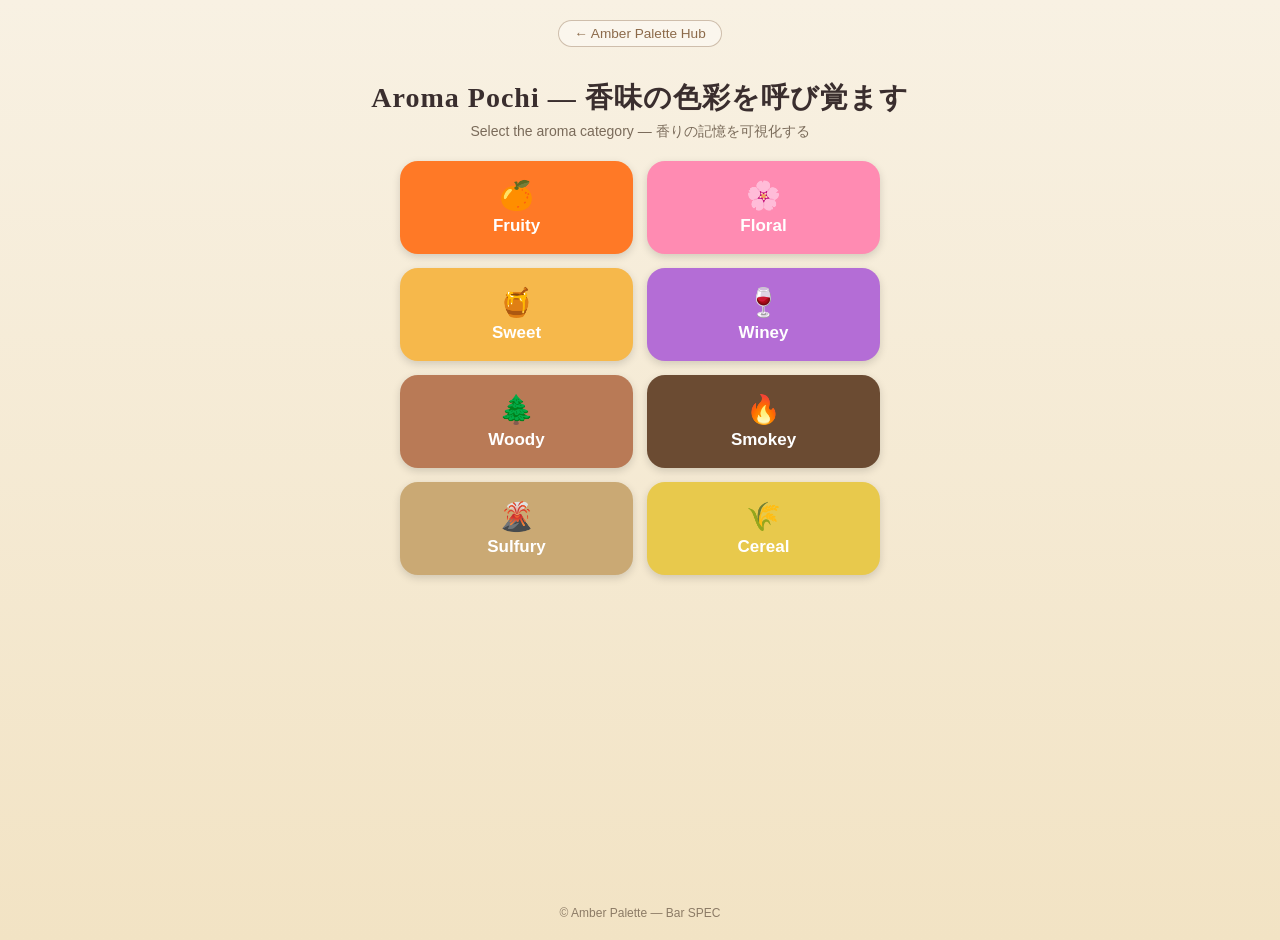
<file: index.html>
﻿<!doctype html>
<html lang="ja">
<head>
<meta charset="utf-8">
<meta name="viewport" content="width=device-width,initial-scale=1,maximum-scale=1,user-scalable=no">
<title>Aroma Pochi — 香味の色彩を呼び覚ます</title>
<style>
:root{
  --bg1:#f8f1e3;
  --bg2:#f2e3c4;
  --ink:#3a2e2e;
  --accent:#c7a97a;
  --btn-border: #8c6a4a;
}
body{
  margin:0;
  font-family:'Helvetica Neue','Noto Sans JP',sans-serif;
  background:linear-gradient(to bottom,var(--bg1),var(--bg2));
  color:var(--ink);
  display:flex;
  flex-direction:column;
  align-items:center;
  min-height:100vh;
  padding:clamp(12px,4vw,20px);
}

/* 戻るボタンのスタイル */
.back-button {
  display: inline-block;
  text-decoration: none;
  color: var(--btn-border);
  font-size: 0.85rem;
  border: 1px solid rgba(140, 106, 74, 0.4);
  padding: 5px 15px;
  border-radius: 20px;
  margin-bottom: 20px;
  background: rgba(255, 255, 255, 0.4);
  transition: all 0.3s ease;
}
.back-button:hover {
  background: rgba(140, 106, 74, 0.1);
  border-color: var(--btn-border);
  transform: translateX(-3px);
}

h1{
  font-family:'Playfair Display',serif;
  font-size:clamp(22px,6vw,28px);
  margin:12px 0 6px;
  letter-spacing:1px;
}
p.sub{
  margin:0 0 20px;
  color:#7a6b5a;
  font-size:clamp(12px,3vw,14px);
  text-align:center;
}

/* グリッドレイアウト */
.grid{
  display:grid;
  grid-template-columns:repeat(2,1fr);
  gap:clamp(10px,3vw,14px);
  width:100%;
  max-width:480px;
}
.btn{
  border:none;
  border-radius:18px;
  padding:clamp(14px,4vw,18px);
  font-size:clamp(15px,4vw,17px);
  display:flex;
  flex-direction:column;
  justify-content:center;
  align-items:center;
  color:#fff;
  text-decoration:none;
  font-weight:600;
  box-shadow:0 3px 8px rgba(0,0,0,0.15);
  position:relative;
  overflow:hidden;
  transition:transform .15s ease;
}
.btn span.icon{
  font-size:clamp(22px,6vw,28px);
  margin-bottom:4px;
}
.btn:active{
  transform:scale(0.96);
}

/* グロー効果 */
.btn::after{
  content:"";
  position:absolute;
  left:50%;
  top:50%;
  width:10px;
  height:10px;
  background:rgba(255,255,255,0.6);
  border-radius:50%;
  transform:translate(-50%,-50%) scale(0);
  opacity:0;
  pointer-events:none;
}
.btn.glow::after{
  animation:glow .7s ease-out forwards;
}
@keyframes glow{
  0%{transform:translate(-50%,-50%) scale(0);opacity:.7;}
  40%{transform:translate(-50%,-50%) scale(3);opacity:.4;}
  100%{transform:translate(-50%,-50%) scale(6);opacity:0;}
}

/* カテゴリごとの色 */
.fruity{background:#ff7926;}
.floral{background:#ff8bb2;}
.sweet{background:#f6b84b;}
.winey{background:#b46dd6;}
.woody{background:#b97a56;}
.smokey{background:#6b4b32;}
.sulfury{background:#caa974;}
.cereal{background:#e8c94c;}

footer{
  margin-top:auto;
  font-size:clamp(10px,2.8vw,12px);
  color:#8c7b66;
  text-align:center;
  padding-top:20px;
}

/* ダークモード */
@media (prefers-color-scheme: dark){
  body{
    background:radial-gradient(1000px at 50% 10%,#1b1917,#0f0e0d);
    color:#f5efe6;
  }
  .back-button {
    color: #c7a97a;
    border-color: rgba(199, 169, 122, 0.4);
    background: rgba(0, 0, 0, 0.3);
  }
  .btn{color:#fff;}
  footer{color:#b3a48d;}
}
</style>
</head>

<body>
  <a href="https://amber-palette-hub.vercel.app/" class="back-button">← Amber Palette Hub</a>
  <h1>Aroma Pochi — 香味の色彩を呼び覚ます</h1>
  <p class="sub">Select the aroma category — 香りの記憶を可視化する</p>

  <div class="grid">
    <a href="fruity.html" class="btn fruity"><span class="icon">🍊</span>Fruity</a>
    <a href="floral.html" class="btn floral"><span class="icon">🌸</span>Floral</a>
    <a href="sweet.html" class="btn sweet"><span class="icon">🍯</span>Sweet</a>
    <a href="winey.html" class="btn winey"><span class="icon">🍷</span>Winey</a>
    <a href="woody.html" class="btn woody"><span class="icon">🌲</span>Woody</a>
    <a href="smokey.html" class="btn smokey"><span class="icon">🔥</span>Smokey</a>
    <a href="sulfury.html" class="btn sulfury"><span class="icon">🌋</span>Sulfury</a>
    <a href="cereal.html" class="btn cereal"><span class="icon">🌾</span>Cereal</a>
  </div>

  <footer>© Amber Palette — Bar SPEC</footer>

<script>
document.querySelectorAll('.btn').forEach(btn=>{
  btn.addEventListener('click',()=>{
    btn.classList.remove('glow');
    void btn.offsetWidth; // trigger reflow for restart animation
    btn.classList.add('glow');
  });
});
</script>
</body>
</html>
</file>
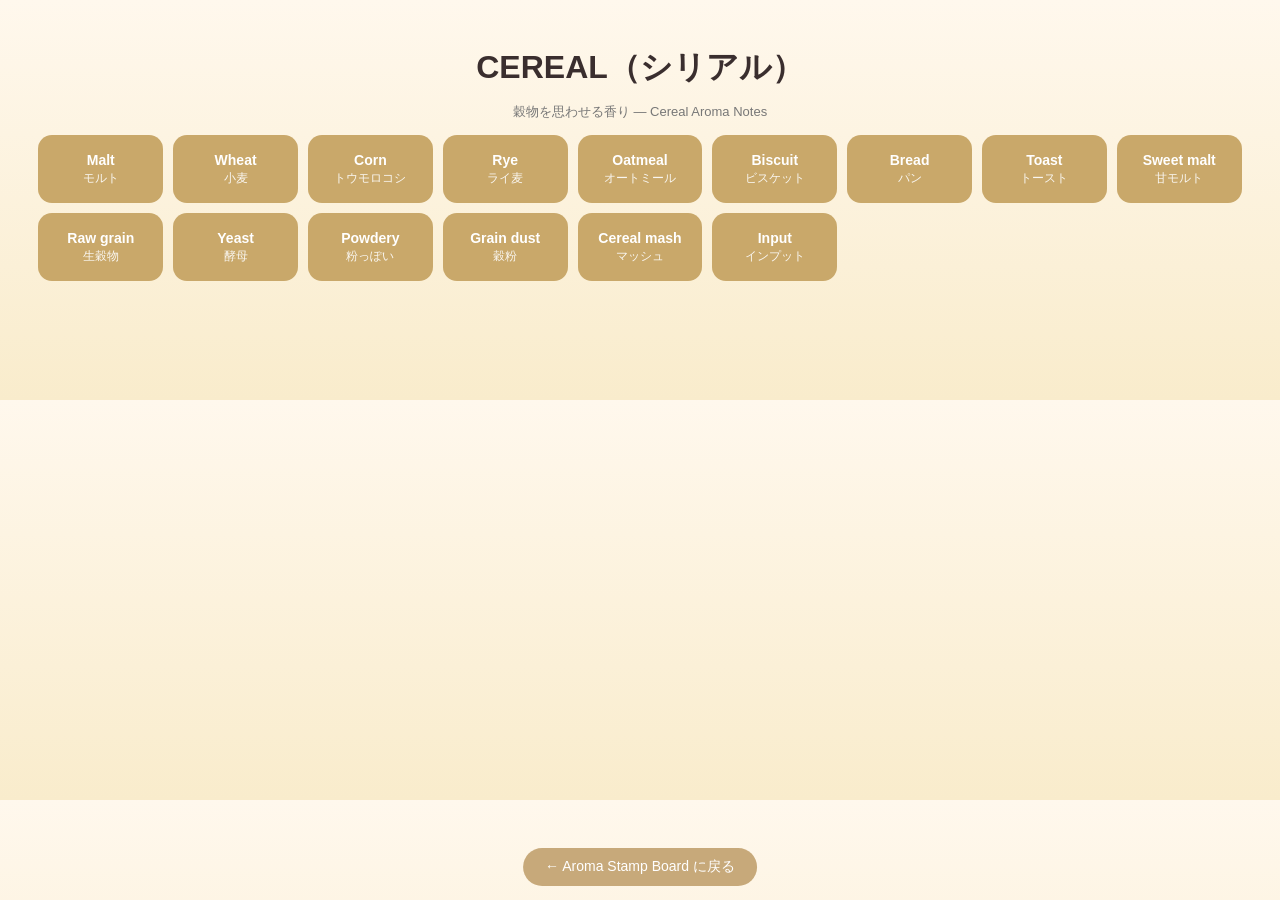
<file: cereal.html>
﻿<!doctype html>
<html lang="ja">
<head>
<meta charset="utf-8">
<meta name="viewport" content="width=device-width,initial-scale=1">
<title>CEREAL — Aroma Pochi</title>
<style>
:root{--cat:#c9a86a;--accent:#c7a97a;}
body{background:linear-gradient(to bottom,#fff8ed,#f9eccc);font-family:'Helvetica Neue','Meiryo',sans-serif;color:#3a2e2e;margin:0;padding:max(10px,3vw);}
h1{text-align:center;margin:8px 0;color:#3a2e2e;}
p.sub{text-align:center;font-size:13px;color:#777;margin-bottom:14px;}
.grid{display:grid;grid-template-columns:repeat(auto-fill,minmax(120px,1fr));gap:10px;padding-bottom:80px;}
.btn{background:var(--cat);color:#fff;border:none;border-radius:14px;min-height:68px;font-size:15px;display:flex;flex-direction:column;justify-content:center;align-items:center;cursor:pointer;transition:transform .15s ease, box-shadow .15s ease;}
.btn:active{transform:scale(0.95);box-shadow:0 0 8px rgba(0,0,0,.3) inset;}
.en{font-weight:700;font-size:14px;}
.jp{font-size:12px;opacity:.9;margin-top:2px;}
.bottom-nav{position:fixed;bottom:14px;left:50%;transform:translateX(-50%);background:var(--accent);color:#fff;padding:10px 22px;border-radius:28px;font-size:14px;text-decoration:none;}
</style>
</head>

<body>
<h1>CEREAL（シリアル）</h1>
<p class="sub">穀物を思わせる香り — Cereal Aroma Notes</p>

<div class="grid">
  <button class="btn" onclick="addStamp('cereal','Malt')"><span class="en">Malt</span><span class="jp">モルト</span></button>
  <button class="btn" onclick="addStamp('cereal','Wheat')"><span class="en">Wheat</span><span class="jp">小麦</span></button>
  <button class="btn" onclick="addStamp('cereal','Corn')"><span class="en">Corn</span><span class="jp">トウモロコシ</span></button>
  <button class="btn" onclick="addStamp('cereal','Rye')"><span class="en">Rye</span><span class="jp">ライ麦</span></button>
  <button class="btn" onclick="addStamp('cereal','Oatmeal')"><span class="en">Oatmeal</span><span class="jp">オートミール</span></button>
  <button class="btn" onclick="addStamp('cereal','Biscuit')"><span class="en">Biscuit</span><span class="jp">ビスケット</span></button>
  <button class="btn" onclick="addStamp('cereal','Bread')"><span class="en">Bread</span><span class="jp">パン</span></button>
  <button class="btn" onclick="addStamp('cereal','Toast')"><span class="en">Toast</span><span class="jp">トースト</span></button>
  <button class="btn" onclick="addStamp('cereal','Sweet malt')"><span class="en">Sweet malt</span><span class="jp">甘モルト</span></button>
  <button class="btn" onclick="addStamp('cereal','Raw grain')"><span class="en">Raw grain</span><span class="jp">生穀物</span></button>
  <button class="btn" onclick="addStamp('cereal','Yeast')"><span class="en">Yeast</span><span class="jp">酵母</span></button>
  <button class="btn" onclick="addStamp('cereal','Powdery')"><span class="en">Powdery</span><span class="jp">粉っぽい</span></button>
  <button class="btn" onclick="addStamp('cereal','Grain dust')"><span class="en">Grain dust</span><span class="jp">穀粉</span></button>
  <button class="btn" onclick="addStamp('cereal','Cereal mash')"><span class="en">Cereal mash</span><span class="jp">マッシュ</span></button>
  <button class="btn" onclick="addStamp('cereal','Input')"><span class="en">Input</span><span class="jp">インプット</span></button>
</div>

<a href="stamp.html" class="bottom-nav">← Aroma Stamp Board に戻る</a>

<script>
function addStamp(category, name){
  let data = JSON.parse(localStorage.getItem("aromaStamps") || "{}");
  if(!data[category]) data[category] = [];
  if(!data[category].includes(name)) data[category].push(name);
  localStorage.setItem("aromaStamps", JSON.stringify(data));
  const win = window.open("stamp.html", "aroma_stamp");
  if (win) win.focus();
  setTimeout(()=>{ window.close(); }, 500);
}
</script>
</body>
</html>
</file>
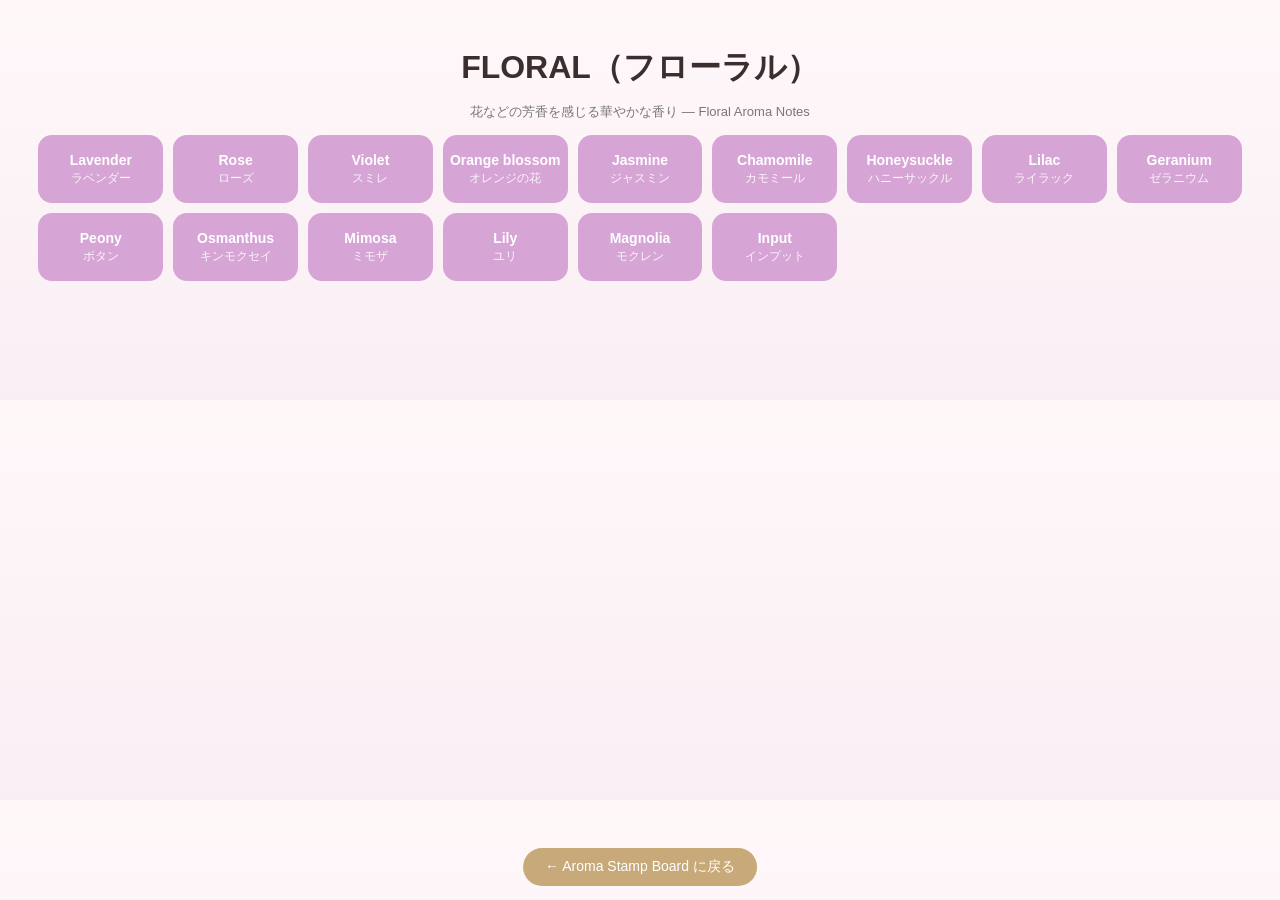
<file: floral.html>
﻿<!doctype html>
<html lang="ja">
<head>
<meta charset="utf-8">
<meta name="viewport" content="width=device-width,initial-scale=1">
<title>FLORAL — Aroma Pochi</title>
<style>
:root{--cat:#d7a4d6;--accent:#c7a97a;}
body{background:linear-gradient(to bottom,#fff8f9,#f9eef4);font-family:'Helvetica Neue','Meiryo',sans-serif;color:#3a2e2e;margin:0;padding:max(10px,3vw);}
h1{text-align:center;margin:8px 0;color:#3a2e2e;}
p.sub{text-align:center;font-size:13px;color:#777;margin-bottom:14px;}
.grid{display:grid;grid-template-columns:repeat(auto-fill,minmax(120px,1fr));gap:10px;padding-bottom:80px;}
.btn{background:var(--cat);color:#fff;border:none;border-radius:14px;min-height:68px;font-size:15px;display:flex;flex-direction:column;justify-content:center;align-items:center;cursor:pointer;transition:transform .15s ease, box-shadow .15s ease;}
.btn:active{transform:scale(0.95);box-shadow:0 0 8px rgba(0,0,0,.3) inset;}
.en{font-weight:700;font-size:14px;}
.jp{font-size:12px;opacity:.9;margin-top:2px;}
.bottom-nav{position:fixed;bottom:14px;left:50%;transform:translateX(-50%);background:var(--accent);color:#fff;padding:10px 22px;border-radius:28px;font-size:14px;text-decoration:none;}
</style>
</head>

<body>
<h1>FLORAL（フローラル）</h1>
<p class="sub">花などの芳香を感じる華やかな香り — Floral Aroma Notes</p>

<div class="grid">
  <button class="btn" onclick="addStamp('floral','Lavender')"><span class="en">Lavender</span><span class="jp">ラベンダー</span></button>
  <button class="btn" onclick="addStamp('floral','Rose')"><span class="en">Rose</span><span class="jp">ローズ</span></button>
  <button class="btn" onclick="addStamp('floral','Violet')"><span class="en">Violet</span><span class="jp">スミレ</span></button>
  <button class="btn" onclick="addStamp('floral','Orange blossom')"><span class="en">Orange blossom</span><span class="jp">オレンジの花</span></button>
  <button class="btn" onclick="addStamp('floral','Jasmine')"><span class="en">Jasmine</span><span class="jp">ジャスミン</span></button>
  <button class="btn" onclick="addStamp('floral','Chamomile')"><span class="en">Chamomile</span><span class="jp">カモミール</span></button>
  <button class="btn" onclick="addStamp('floral','Honeysuckle')"><span class="en">Honeysuckle</span><span class="jp">ハニーサックル</span></button>
  <button class="btn" onclick="addStamp('floral','Lilac')"><span class="en">Lilac</span><span class="jp">ライラック</span></button>
  <button class="btn" onclick="addStamp('floral','Geranium')"><span class="en">Geranium</span><span class="jp">ゼラニウム</span></button>
  <button class="btn" onclick="addStamp('floral','Peony')"><span class="en">Peony</span><span class="jp">ボタン</span></button>
  <button class="btn" onclick="addStamp('floral','Osmanthus')"><span class="en">Osmanthus</span><span class="jp">キンモクセイ</span></button>
  <button class="btn" onclick="addStamp('floral','Mimosa')"><span class="en">Mimosa</span><span class="jp">ミモザ</span></button>
  <button class="btn" onclick="addStamp('floral','Lily')"><span class="en">Lily</span><span class="jp">ユリ</span></button>
  <button class="btn" onclick="addStamp('floral','Magnolia')"><span class="en">Magnolia</span><span class="jp">モクレン</span></button>
  <button class="btn" onclick="addStamp('floral','Input')"><span class="en">Input</span><span class="jp">インプット</span></button>
</div>

<a href="stamp.html" class="bottom-nav">← Aroma Stamp Board に戻る</a>

<script>
function addStamp(category, name){
  let data = JSON.parse(localStorage.getItem("aromaStamps") || "{}");
  if(!data[category]) data[category] = [];
  if(!data[category].includes(name)) data[category].push(name);
  localStorage.setItem("aromaStamps", JSON.stringify(data));
  const win = window.open("stamp.html", "aroma_stamp");
  if (win) win.focus();
  setTimeout(()=>{ window.close(); }, 500);
}
</script>
</body>
</html>
</file>
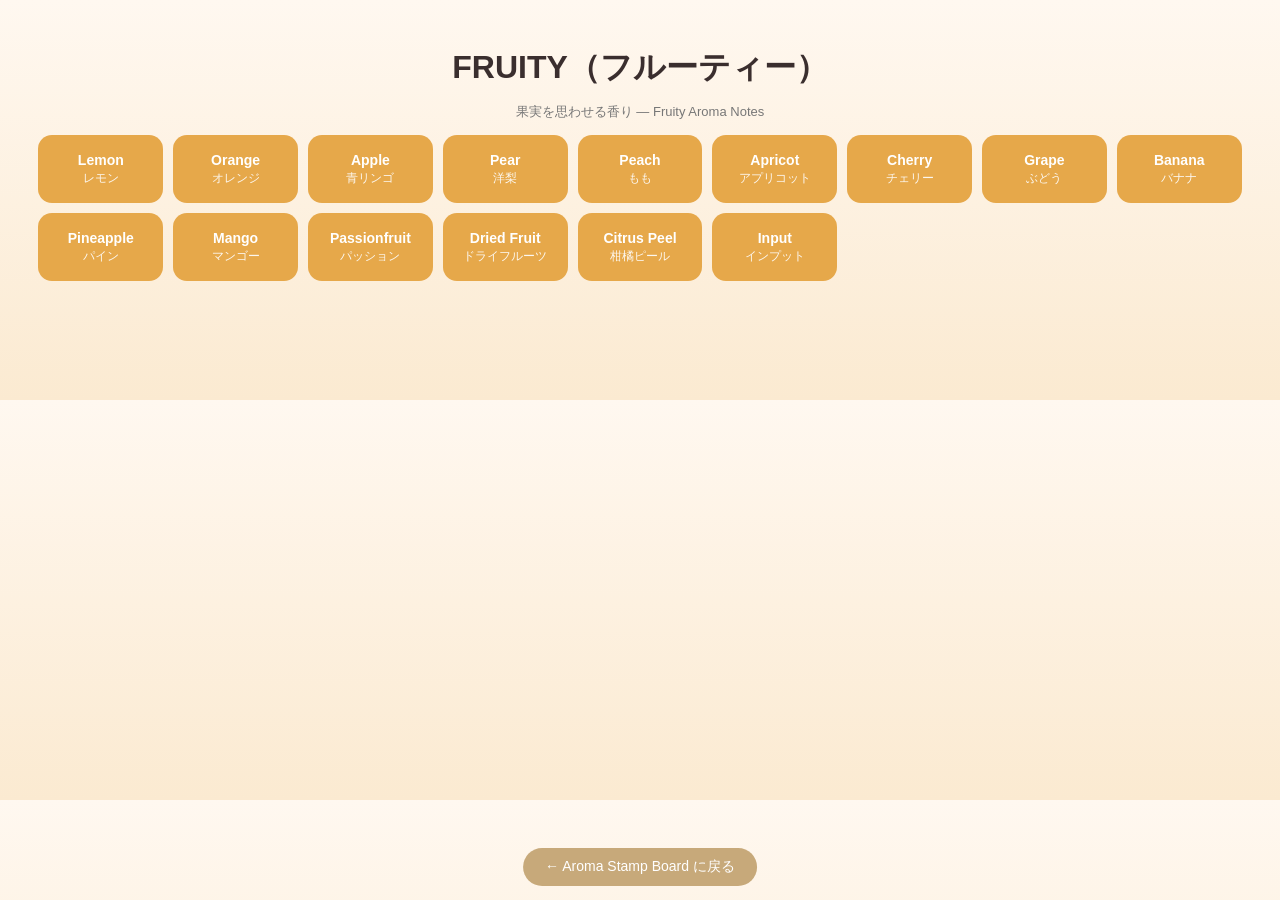
<file: fruity.html>
﻿<!doctype html>
<html lang="ja">
<head>
<meta charset="utf-8">
<meta name="viewport" content="width=device-width,initial-scale=1">
<title>FRUITY — Aroma Pochi</title>
<style>
:root{--cat:#e6a84a;--accent:#c7a97a;}
body{background:linear-gradient(to bottom,#fff8f0,#fbead1);font-family:'Helvetica Neue','Meiryo',sans-serif;color:#3a2e2e;margin:0;padding:max(10px,3vw);}
h1{text-align:center;margin:8px 0;color:#3a2e2e;}
p.sub{text-align:center;font-size:13px;color:#777;margin-bottom:14px;}
.grid{display:grid;grid-template-columns:repeat(auto-fill,minmax(120px,1fr));gap:10px;padding-bottom:80px;}
.btn{background:var(--cat);color:#fff;border:none;border-radius:14px;min-height:68px;font-size:15px;display:flex;flex-direction:column;justify-content:center;align-items:center;cursor:pointer;transition:transform .15s ease, box-shadow .15s ease;}
.btn:active{transform:scale(0.95);box-shadow:0 0 8px rgba(0,0,0,.3) inset;}
.en{font-weight:700;font-size:14px;}
.jp{font-size:12px;opacity:.9;margin-top:2px;}
.bottom-nav{position:fixed;bottom:14px;left:50%;transform:translateX(-50%);background:var(--accent);color:#fff;padding:10px 22px;border-radius:28px;font-size:14px;text-decoration:none;}
</style>
</head>

<body>
<h1>FRUITY（フルーティー）</h1>
<p class="sub">果実を思わせる香り — Fruity Aroma Notes</p>

<div class="grid">
  <button class="btn" onclick="addStamp('fruity','Lemon')"><span class="en">Lemon</span><span class="jp">レモン</span></button>
  <button class="btn" onclick="addStamp('fruity','Orange')"><span class="en">Orange</span><span class="jp">オレンジ</span></button>
  <button class="btn" onclick="addStamp('fruity','Apple')"><span class="en">Apple</span><span class="jp">青リンゴ</span></button>
  <button class="btn" onclick="addStamp('fruity','Pear')"><span class="en">Pear</span><span class="jp">洋梨</span></button>
  <button class="btn" onclick="addStamp('fruity','Peach')"><span class="en">Peach</span><span class="jp">もも</span></button>
  <button class="btn" onclick="addStamp('fruity','Apricot')"><span class="en">Apricot</span><span class="jp">アプリコット</span></button>
  <button class="btn" onclick="addStamp('fruity','Cherry')"><span class="en">Cherry</span><span class="jp">チェリー</span></button>
  <button class="btn" onclick="addStamp('fruity','Grape')"><span class="en">Grape</span><span class="jp">ぶどう</span></button>
  <button class="btn" onclick="addStamp('fruity','Banana')"><span class="en">Banana</span><span class="jp">バナナ</span></button>
  <button class="btn" onclick="addStamp('fruity','Pineapple')"><span class="en">Pineapple</span><span class="jp">パイン</span></button>
  <button class="btn" onclick="addStamp('fruity','Mango')"><span class="en">Mango</span><span class="jp">マンゴー</span></button>
  <button class="btn" onclick="addStamp('fruity','Passionfruit')"><span class="en">Passionfruit</span><span class="jp">パッション</span></button>
  <button class="btn" onclick="addStamp('fruity','Dried Fruit')"><span class="en">Dried Fruit</span><span class="jp">ドライフルーツ</span></button>
  <button class="btn" onclick="addStamp('fruity','Citrus Peel')"><span class="en">Citrus Peel</span><span class="jp">柑橘ピール</span></button>
  <button class="btn" onclick="addStamp('fruity','Input')"><span class="en">Input</span><span class="jp">インプット</span></button>
</div>

<a href="stamp.html" class="bottom-nav">← Aroma Stamp Board に戻る</a>

<script>
function addStamp(category, name){
  let data = JSON.parse(localStorage.getItem("aromaStamps") || "{}");
  if(!data[category]) data[category] = [];
  if(!data[category].includes(name)) data[category].push(name);
  localStorage.setItem("aromaStamps", JSON.stringify(data));
  const win = window.open("stamp.html", "aroma_stamp");
  if (win) win.focus();
  setTimeout(()=>{ window.close(); }, 500);
}
</script>
</body>
</html>
</file>
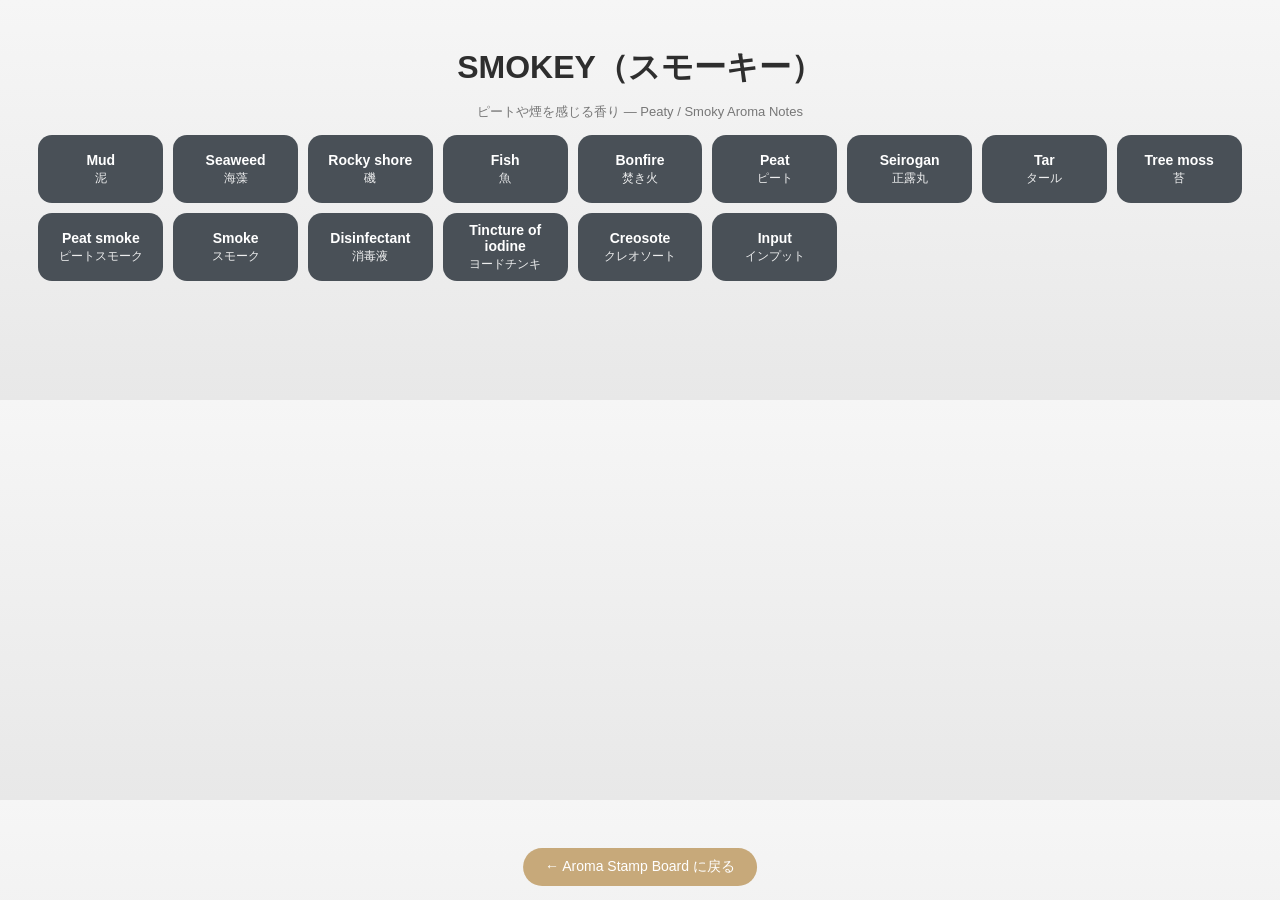
<file: smokey.html>
﻿<!doctype html>
<html lang="ja">
<head>
<meta charset="utf-8">
<meta name="viewport" content="width=device-width,initial-scale=1">
<title>SMOKEY — Aroma Pochi</title>
<style>
:root{--cat:#495057;--accent:#c7a97a;}
body{background:linear-gradient(to bottom,#f6f6f6,#e8e8e8);font-family:'Helvetica Neue','Meiryo',sans-serif;color:#2e2e2e;margin:0;padding:max(10px,3vw);}
h1{text-align:center;margin:8px 0;color:#2e2e2e;}
p.sub{text-align:center;font-size:13px;color:#777;margin-bottom:14px;}
.grid{display:grid;grid-template-columns:repeat(auto-fill,minmax(120px,1fr));gap:10px;padding-bottom:80px;}
.btn{background:var(--cat);color:#fff;border:none;border-radius:14px;min-height:68px;font-size:15px;display:flex;flex-direction:column;justify-content:center;align-items:center;cursor:pointer;transition:transform .15s ease, box-shadow .15s ease;}
.btn:active{transform:scale(0.95);box-shadow:0 0 8px rgba(0,0,0,.3) inset;}
.en{font-weight:700;font-size:14px;}
.jp{font-size:12px;opacity:.9;margin-top:2px;}
.bottom-nav{position:fixed;bottom:14px;left:50%;transform:translateX(-50%);background:var(--accent);color:#fff;padding:10px 22px;border-radius:28px;font-size:14px;text-decoration:none;}
</style>
</head>

<body>
<h1>SMOKEY（スモーキー）</h1>
<p class="sub">ピートや煙を感じる香り — Peaty / Smoky Aroma Notes</p>

<div class="grid">
  <button class="btn" onclick="addStamp('smokey','Mud')"><span class="en">Mud</span><span class="jp">泥</span></button>
  <button class="btn" onclick="addStamp('smokey','Seaweed')"><span class="en">Seaweed</span><span class="jp">海藻</span></button>
  <button class="btn" onclick="addStamp('smokey','Rocky shore')"><span class="en">Rocky shore</span><span class="jp">磯</span></button>
  <button class="btn" onclick="addStamp('smokey','Fish')"><span class="en">Fish</span><span class="jp">魚</span></button>
  <button class="btn" onclick="addStamp('smokey','Bonfire')"><span class="en">Bonfire</span><span class="jp">焚き火</span></button>
  <button class="btn" onclick="addStamp('smokey','Peat')"><span class="en">Peat</span><span class="jp">ピート</span></button>
  <button class="btn" onclick="addStamp('smokey','Seirogan')"><span class="en">Seirogan</span><span class="jp">正露丸</span></button>
  <button class="btn" onclick="addStamp('smokey','Tar')"><span class="en">Tar</span><span class="jp">タール</span></button>
  <button class="btn" onclick="addStamp('smokey','Tree moss')"><span class="en">Tree moss</span><span class="jp">苔</span></button>
  <button class="btn" onclick="addStamp('smokey','Peat smoke')"><span class="en">Peat smoke</span><span class="jp">ピートスモーク</span></button>
  <button class="btn" onclick="addStamp('smokey','Smoke')"><span class="en">Smoke</span><span class="jp">スモーク</span></button>
  <button class="btn" onclick="addStamp('smokey','Disinfectant')"><span class="en">Disinfectant</span><span class="jp">消毒液</span></button>
  <button class="btn" onclick="addStamp('smokey','Tincture of iodine')"><span class="en">Tincture of iodine</span><span class="jp">ヨードチンキ</span></button>
  <button class="btn" onclick="addStamp('smokey','Creosote')"><span class="en">Creosote</span><span class="jp">クレオソート</span></button>
  <button class="btn" onclick="addStamp('smokey','Input')"><span class="en">Input</span><span class="jp">インプット</span></button>
</div>

<a href="stamp.html" class="bottom-nav">← Aroma Stamp Board に戻る</a>

<script>
function addStamp(category, name){
  let data = JSON.parse(localStorage.getItem("aromaStamps") || "{}");
  if(!data[category]) data[category] = [];
  if(!data[category].includes(name)) data[category].push(name);
  localStorage.setItem("aromaStamps", JSON.stringify(data));
  const win = window.open("stamp.html", "aroma_stamp");
  if (win) win.focus();
  setTimeout(()=>{ window.close(); }, 500);
}
</script>
</body>
</html>
</file>
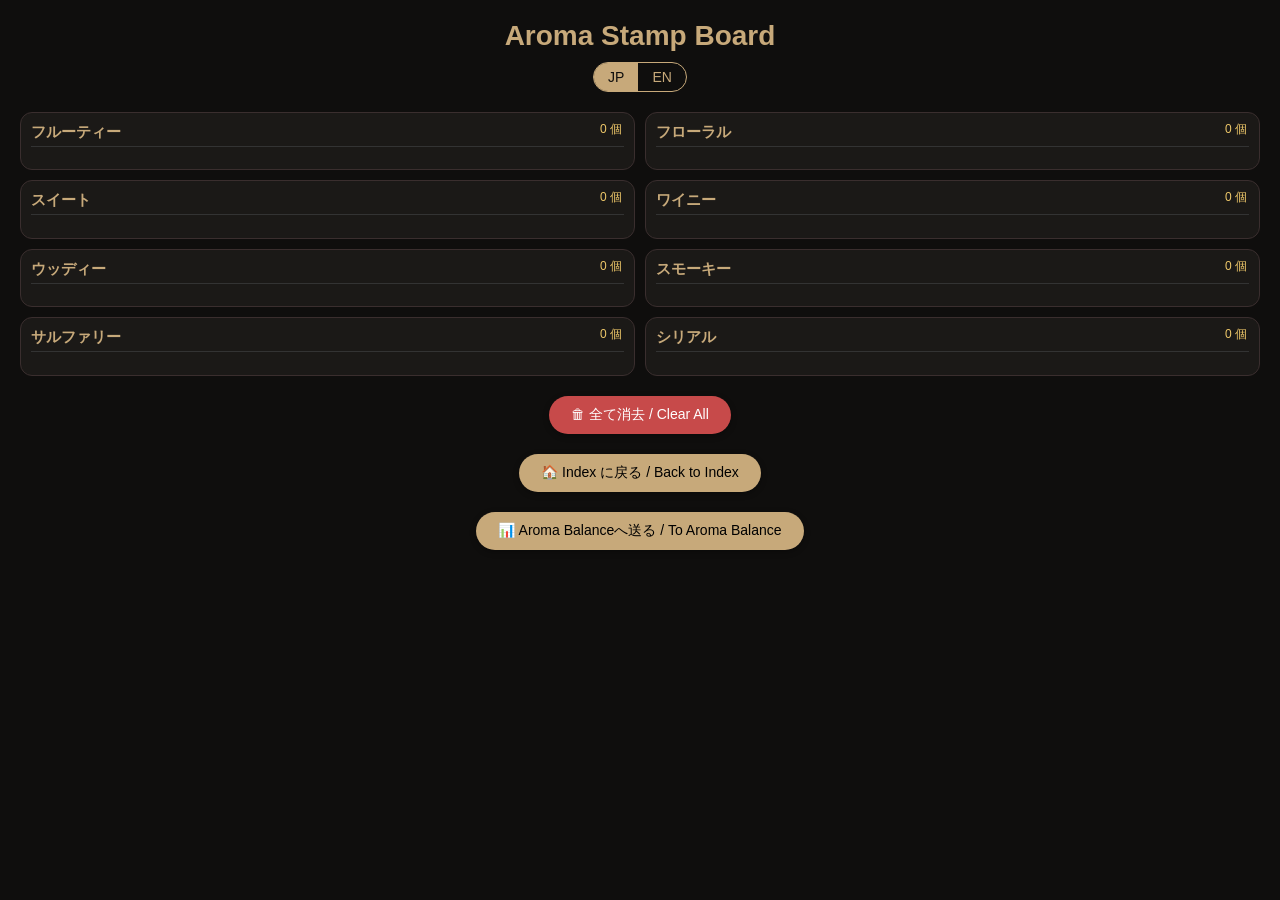
<file: stamp.html>
﻿<!doctype html>
<html lang="ja">
<head>
<meta charset="utf-8">
<meta name="viewport" content="width=device-width,initial-scale=1">
<title>Aroma Stamp Board — Amber Palette</title>
<style>
:root{
  --bg:#0f0e0d;
  --panel:#1b1917;
  --accent:#c7a97a;
  --ink:#f6f1e9;
  --warn:#c74a4a;
}
body{
  background:var(--bg);
  color:var(--ink);
  font-family:'Noto Sans JP','Meiryo',sans-serif;
  margin:0;
  padding:20px;
}
header{text-align:center;margin-bottom:20px;}
h1{font-size:clamp(20px,6vw,28px);color:var(--accent);margin:0 0 10px;}
.lang-toggle{
  display:inline-flex;
  border:1px solid var(--accent);
  border-radius:20px;
  overflow:hidden;
}
.lang-toggle button{
  background:none;
  border:none;
  color:var(--accent);
  padding:6px 14px;
  cursor:pointer;
  font-size:14px;
}
.lang-toggle button.active{
  background:var(--accent);
  color:var(--bg);
}
.grid{
  display:grid;
  grid-template-columns:1fr 1fr;
  gap:10px;
}
.category{
  border:1px solid #3a2e2e;
  border-radius:12px;
  padding:10px;
  background:var(--panel);
  cursor:pointer;
  transition:transform .15s ease, box-shadow .15s ease;
  position:relative;
}
.category:hover{
  transform:translateY(-3px);
  box-shadow:0 0 10px rgba(199,169,122,.3);
}
.category h2{
  font-size:15px;
  margin-top:0;
  color:var(--accent);
  border-bottom:1px solid #333;
  padding-bottom:4px;
}
.count{
  position:absolute;
  top:8px;
  right:12px;
  font-size:12px;
  color:#f0c96a;
}
.tag{
  display:inline-block;
  background:var(--accent);
  color:var(--bg);
  padding:3px 8px;
  border-radius:12px;
  margin:3px;
  font-size:12px;
}
button.action{
  display:block;
  margin:20px auto 10px;
  border:none;
  border-radius:24px;
  padding:10px 22px;
  font-size:14px;
  cursor:pointer;
  box-shadow:0 2px 6px rgba(0,0,0,.3);
  transition:background .2s,transform .1s;
}
button.clear{background:var(--warn);color:#fff;}
button.clear:hover{background:#e45a5a;}
button.home{background:var(--accent);color:#000;}
button.home:hover{background:#d6b982;}
@media(max-width:600px){
  .grid{grid-template-columns:1fr;}
}
</style>
</head>

<body>
<header>
  <h1 id="title">Aroma Stamp Board</h1>
  <div class="lang-toggle">
    <button id="jpBtn" class="active">JP</button>
    <button id="enBtn">EN</button>
  </div>
</header>

<div class="grid" id="board"></div>

<!-- 🔸 ボタン群 -->
<button class="action clear" onclick="clearAll()">🗑 全て消去 / Clear All</button>
<button class="action home" onclick="goHome()">🏠 Index に戻る / Back to Index</button>
<button class="action home" onclick="goBalance()">📊 Aroma Balanceへ送る / To Aroma Balance</button>

<script>
const categoriesJP = {
  fruity: "フルーティー",
  floral: "フローラル",
  sweet: "スイート",
  winey: "ワイニー",
  woody: "ウッディー",
  smokey: "スモーキー",
  sulfury: "サルファリー",
  cereal: "シリアル"
};
const categoriesEN = {
  fruity: "Fruity",
  floral: "Floral",
  sweet: "Sweet",
  winey: "Winey",
  woody: "Woody",
  smokey: "Smokey",
  sulfury: "Sulfury",
  cereal: "Cereal"
};

let currentLang = 'jp';
const board = document.getElementById('board');
const jpBtn = document.getElementById('jpBtn');
const enBtn = document.getElementById('enBtn');

function render(){
  board.innerHTML = '';
  const data = JSON.parse(localStorage.getItem('aromaStamps') || '{}');
  const cat = currentLang==='jp' ? categoriesJP : categoriesEN;

  for(const key in cat){
    const box = document.createElement('div');
    box.className = 'category';
    box.onclick = ()=>window.open(key+'.html','aroma_'+key);

    const title = document.createElement('h2');
    title.textContent = cat[key];

    const count = document.createElement('div');
    count.className = 'count';
    const countNum = data[key]?.length || 0;
    count.textContent = countNum + (currentLang==='jp' ? ' 個' : ' items');

    box.appendChild(title);
    box.appendChild(count);

    if(data[key]?.length){
      data[key].forEach(tag=>{
        const el = document.createElement('span');
        el.className = 'tag';
        el.textContent = tag;
        box.appendChild(el);
      });
    }
    board.appendChild(box);
  }
}

function clearAll(){
  const msg = currentLang==='jp' ? '全てのスタンプを削除しますか？' : 'Delete all aroma stamps?';
  if(confirm(msg)){
    localStorage.removeItem('aromaStamps');
    render();
  }
}
function goHome(){window.location.href='index.html';}
function goBalance(){
  const data = JSON.parse(localStorage.getItem('aromaStamps') || '{}');
  if(Object.keys(data).length === 0){
    alert('まだスタンプがありません。先にフレーバーを選択してください。');
  }else{
    window.location.href = 'aromabalance.html';
  }
}

jpBtn.onclick = ()=>{currentLang='jp';jpBtn.classList.add('active');enBtn.classList.remove('active');render();};
enBtn.onclick = ()=>{currentLang='en';enBtn.classList.add('active');jpBtn.classList.remove('active');render();};

render();
</script>
</body>
</html>
</file>
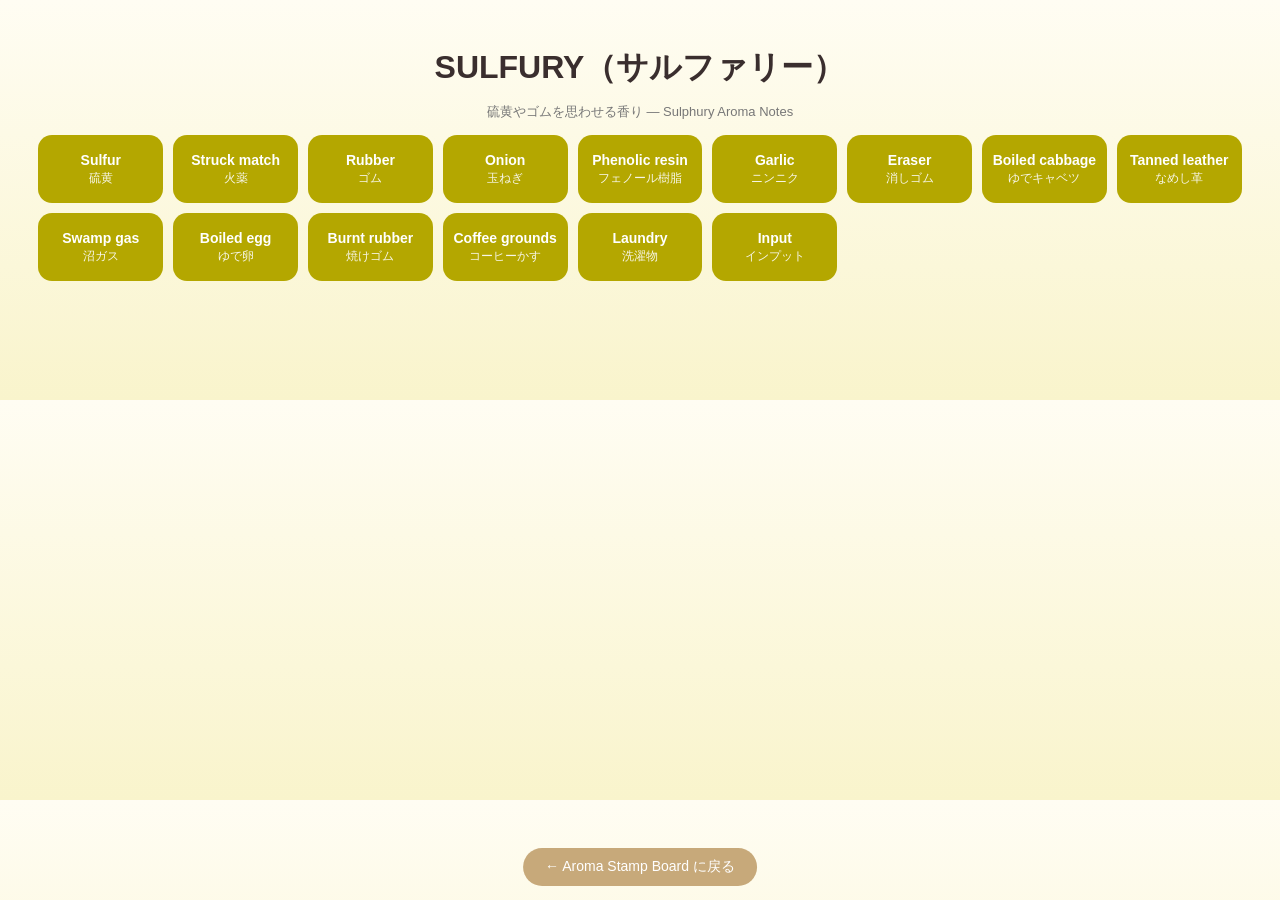
<file: sulfury.html>
﻿<!doctype html>
<html lang="ja">
<head>
<meta charset="utf-8">
<meta name="viewport" content="width=device-width,initial-scale=1">
<title>SULFURY — Aroma Pochi</title>
<style>
:root{--cat:#b4a700;--accent:#c7a97a;}
body{background:linear-gradient(to bottom,#fffdf3,#f9f4cc);font-family:'Helvetica Neue','Meiryo',sans-serif;color:#3a2e2e;margin:0;padding:max(10px,3vw);}
h1{text-align:center;margin:8px 0;color:#3a2e2e;}
p.sub{text-align:center;font-size:13px;color:#777;margin-bottom:14px;}
.grid{display:grid;grid-template-columns:repeat(auto-fill,minmax(120px,1fr));gap:10px;padding-bottom:80px;}
.btn{background:var(--cat);color:#fff;border:none;border-radius:14px;min-height:68px;font-size:15px;display:flex;flex-direction:column;justify-content:center;align-items:center;cursor:pointer;transition:transform .15s ease, box-shadow .15s ease;}
.btn:active{transform:scale(0.95);box-shadow:0 0 8px rgba(0,0,0,.3) inset;}
.en{font-weight:700;font-size:14px;}
.jp{font-size:12px;opacity:.9;margin-top:2px;}
.bottom-nav{position:fixed;bottom:14px;left:50%;transform:translateX(-50%);background:var(--accent);color:#fff;padding:10px 22px;border-radius:28px;font-size:14px;text-decoration:none;}
</style>
</head>

<body>
<h1>SULFURY（サルファリー）</h1>
<p class="sub">硫黄やゴムを思わせる香り — Sulphury Aroma Notes</p>

<div class="grid">
  <button class="btn" onclick="addStamp('sulfury','Sulfur')"><span class="en">Sulfur</span><span class="jp">硫黄</span></button>
  <button class="btn" onclick="addStamp('sulfury','Struck match')"><span class="en">Struck match</span><span class="jp">火薬</span></button>
  <button class="btn" onclick="addStamp('sulfury','Rubber')"><span class="en">Rubber</span><span class="jp">ゴム</span></button>
  <button class="btn" onclick="addStamp('sulfury','Onion')"><span class="en">Onion</span><span class="jp">玉ねぎ</span></button>
  <button class="btn" onclick="addStamp('sulfury','Phenolic resin')"><span class="en">Phenolic resin</span><span class="jp">フェノール樹脂</span></button>
  <button class="btn" onclick="addStamp('sulfury','Garlic')"><span class="en">Garlic</span><span class="jp">ニンニク</span></button>
  <button class="btn" onclick="addStamp('sulfury','Eraser')"><span class="en">Eraser</span><span class="jp">消しゴム</span></button>
  <button class="btn" onclick="addStamp('sulfury','Boiled cabbage')"><span class="en">Boiled cabbage</span><span class="jp">ゆでキャベツ</span></button>
  <button class="btn" onclick="addStamp('sulfury','Tanned leather')"><span class="en">Tanned leather</span><span class="jp">なめし革</span></button>
  <button class="btn" onclick="addStamp('sulfury','Swamp gas')"><span class="en">Swamp gas</span><span class="jp">沼ガス</span></button>
  <button class="btn" onclick="addStamp('sulfury','Boiled egg')"><span class="en">Boiled egg</span><span class="jp">ゆで卵</span></button>
  <button class="btn" onclick="addStamp('sulfury','Burnt rubber')"><span class="en">Burnt rubber</span><span class="jp">焼けゴム</span></button>
  <button class="btn" onclick="addStamp('sulfury','Coffee grounds')"><span class="en">Coffee grounds</span><span class="jp">コーヒーかす</span></button>
  <button class="btn" onclick="addStamp('sulfury','Laundry')"><span class="en">Laundry</span><span class="jp">洗濯物</span></button>
  <button class="btn" onclick="addStamp('sulfury','Input')"><span class="en">Input</span><span class="jp">インプット</span></button>
</div>

<a href="stamp.html" class="bottom-nav">← Aroma Stamp Board に戻る</a>

<script>
function addStamp(category, name){
  let data = JSON.parse(localStorage.getItem("aromaStamps") || "{}");
  if(!data[category]) data[category] = [];
  if(!data[category].includes(name)) data[category].push(name);
  localStorage.setItem("aromaStamps", JSON.stringify(data));
  const win = window.open("stamp.html", "aroma_stamp");
  if (win) win.focus();
  setTimeout(()=>{ window.close(); }, 500);
}
</script>
</body>
</html>
</file>
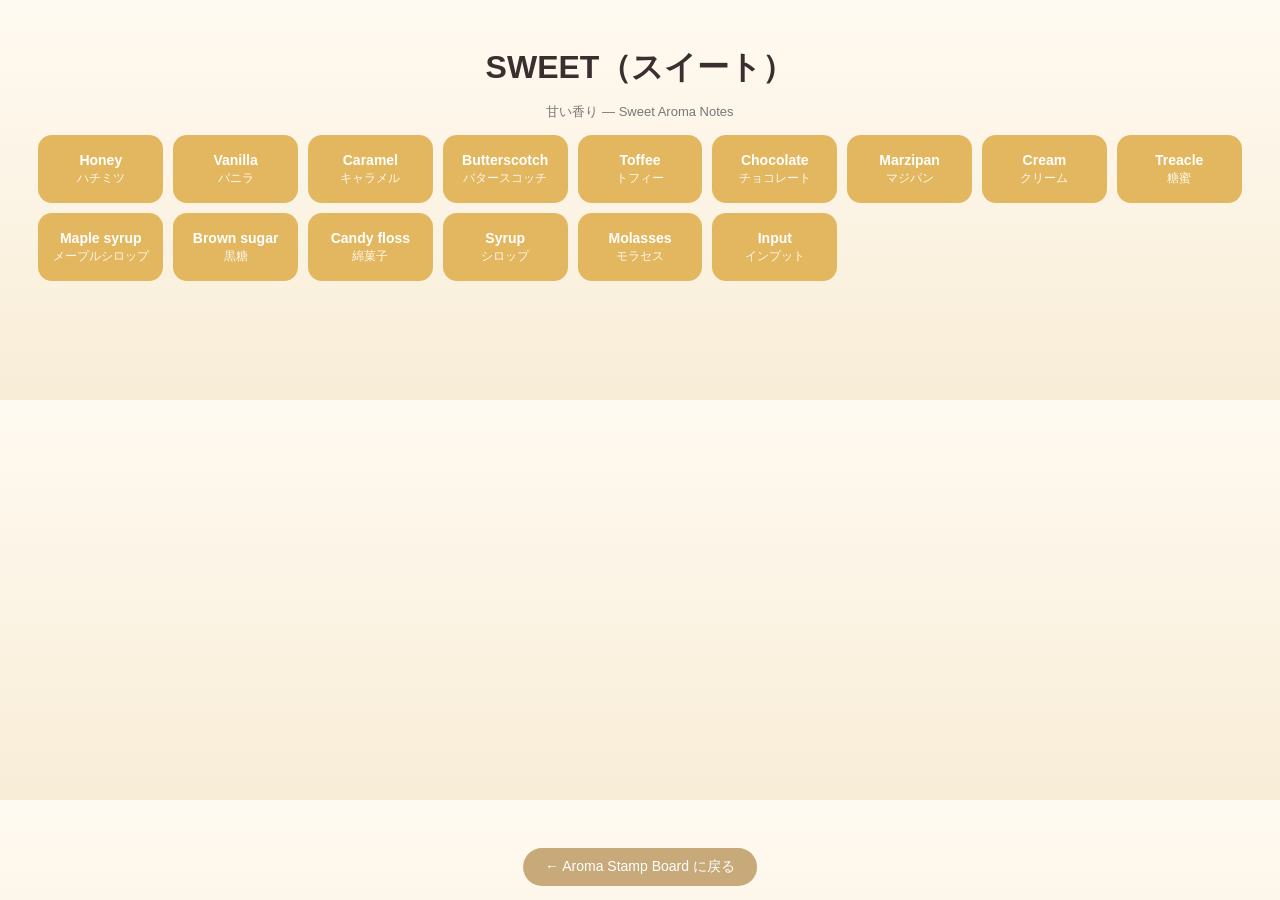
<file: sweet.html>
﻿<!doctype html>
<html lang="ja">
<head>
<meta charset="utf-8">
<meta name="viewport" content="width=device-width,initial-scale=1">
<title>SWEET — Aroma Pochi</title>
<style>
:root{--cat:#e3b75f;--accent:#c7a97a;}
body{background:linear-gradient(to bottom,#fffaf1,#f8edd7);font-family:'Helvetica Neue','Meiryo',sans-serif;color:#3a2e2e;margin:0;padding:max(10px,3vw);}
h1{text-align:center;margin:8px 0;color:#3a2e2e;}
p.sub{text-align:center;font-size:13px;color:#777;margin-bottom:14px;}
.grid{display:grid;grid-template-columns:repeat(auto-fill,minmax(120px,1fr));gap:10px;padding-bottom:80px;}
.btn{background:var(--cat);color:#fff;border:none;border-radius:14px;min-height:68px;font-size:15px;display:flex;flex-direction:column;justify-content:center;align-items:center;cursor:pointer;transition:transform .15s ease, box-shadow .15s ease;}
.btn:active{transform:scale(0.95);box-shadow:0 0 8px rgba(0,0,0,.3) inset;}
.en{font-weight:700;font-size:14px;}
.jp{font-size:12px;opacity:.9;margin-top:2px;}
.bottom-nav{position:fixed;bottom:14px;left:50%;transform:translateX(-50%);background:var(--accent);color:#fff;padding:10px 22px;border-radius:28px;font-size:14px;text-decoration:none;}
</style>
</head>

<body>
<h1>SWEET（スイート）</h1>
<p class="sub">甘い香り — Sweet Aroma Notes</p>

<div class="grid">
  <button class="btn" onclick="addStamp('sweet','Honey')"><span class="en">Honey</span><span class="jp">ハチミツ</span></button>
  <button class="btn" onclick="addStamp('sweet','Vanilla')"><span class="en">Vanilla</span><span class="jp">バニラ</span></button>
  <button class="btn" onclick="addStamp('sweet','Caramel')"><span class="en">Caramel</span><span class="jp">キャラメル</span></button>
  <button class="btn" onclick="addStamp('sweet','Butterscotch')"><span class="en">Butterscotch</span><span class="jp">バタースコッチ</span></button>
  <button class="btn" onclick="addStamp('sweet','Toffee')"><span class="en">Toffee</span><span class="jp">トフィー</span></button>
  <button class="btn" onclick="addStamp('sweet','Chocolate')"><span class="en">Chocolate</span><span class="jp">チョコレート</span></button>
  <button class="btn" onclick="addStamp('sweet','Marzipan')"><span class="en">Marzipan</span><span class="jp">マジパン</span></button>
  <button class="btn" onclick="addStamp('sweet','Cream')"><span class="en">Cream</span><span class="jp">クリーム</span></button>
  <button class="btn" onclick="addStamp('sweet','Treacle')"><span class="en">Treacle</span><span class="jp">糖蜜</span></button>
  <button class="btn" onclick="addStamp('sweet','Maple syrup')"><span class="en">Maple syrup</span><span class="jp">メープルシロップ</span></button>
  <button class="btn" onclick="addStamp('sweet','Brown sugar')"><span class="en">Brown sugar</span><span class="jp">黒糖</span></button>
  <button class="btn" onclick="addStamp('sweet','Candy floss')"><span class="en">Candy floss</span><span class="jp">綿菓子</span></button>
  <button class="btn" onclick="addStamp('sweet','Syrup')"><span class="en">Syrup</span><span class="jp">シロップ</span></button>
  <button class="btn" onclick="addStamp('sweet','Molasses')"><span class="en">Molasses</span><span class="jp">モラセス</span></button>
  <button class="btn" onclick="addStamp('sweet','Input')"><span class="en">Input</span><span class="jp">インプット</span></button>
</div>

<a href="stamp.html" class="bottom-nav">← Aroma Stamp Board に戻る</a>

<script>
function addStamp(category, name){
  let data = JSON.parse(localStorage.getItem("aromaStamps") || "{}");
  if(!data[category]) data[category] = [];
  if(!data[category].includes(name)) data[category].push(name);
  localStorage.setItem("aromaStamps", JSON.stringify(data));
  const win = window.open("stamp.html", "aroma_stamp");
  if (win) win.focus();
  setTimeout(()=>{ window.close(); }, 500);
}
</script>
</body>
</html>
</file>
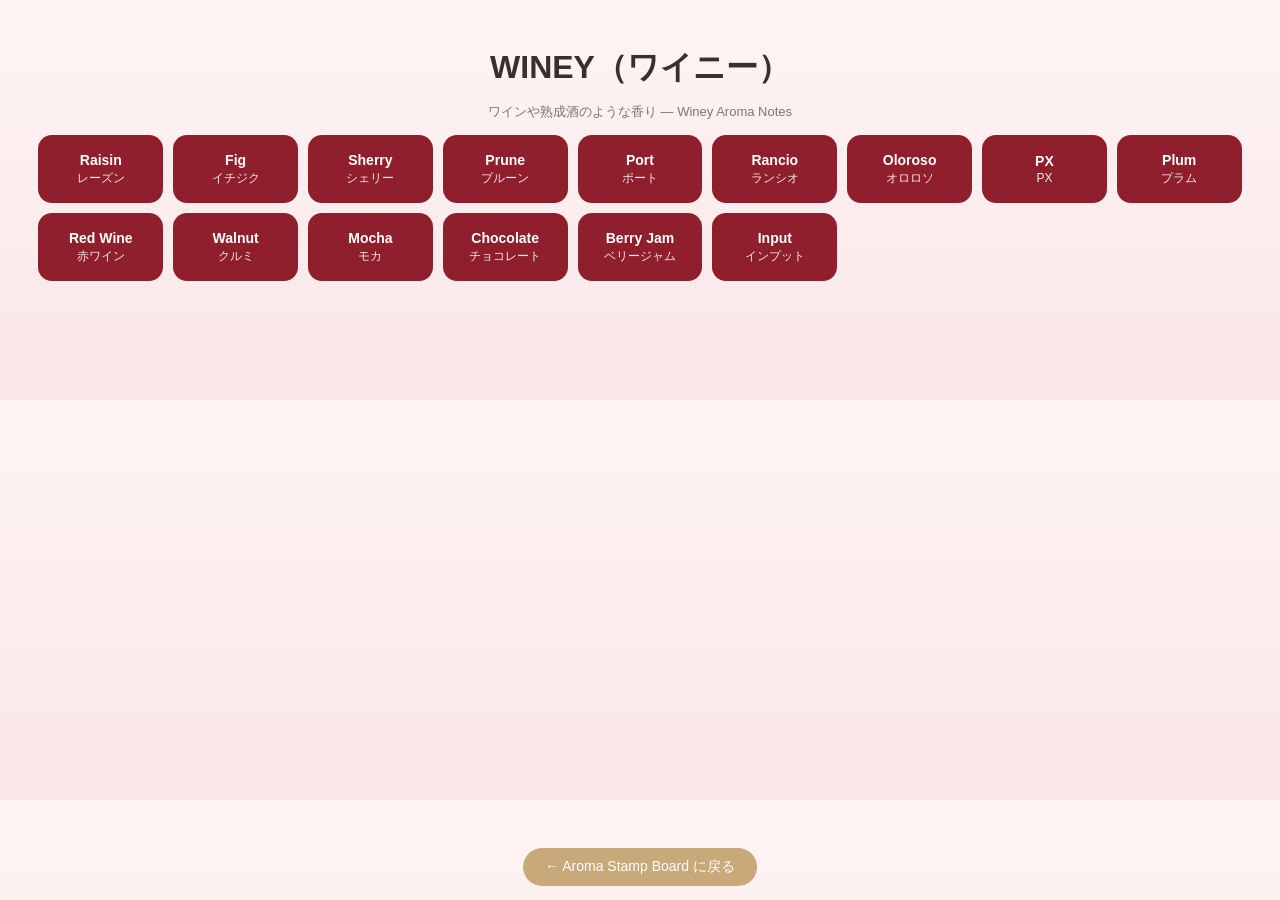
<file: winey.html>
﻿<!doctype html>
<html lang="ja">
<head>
<meta charset="utf-8">
<meta name="viewport" content="width=device-width,initial-scale=1">
<title>WINEY — Aroma Pochi</title>
<style>
:root{--cat:#8f1f2d;--accent:#c7a97a;}
body{background:linear-gradient(to bottom,#fff4f4,#f9e6e7);font-family:'Helvetica Neue','Meiryo',sans-serif;color:#3a2e2e;margin:0;padding:max(10px,3vw);}
h1{text-align:center;margin:8px 0;color:#3a2e2e;}
p.sub{text-align:center;font-size:13px;color:#777;margin-bottom:14px;}
.grid{display:grid;grid-template-columns:repeat(auto-fill,minmax(120px,1fr));gap:10px;padding-bottom:80px;}
.btn{background:var(--cat);color:#fff;border:none;border-radius:14px;min-height:68px;font-size:15px;display:flex;flex-direction:column;justify-content:center;align-items:center;cursor:pointer;transition:transform .15s ease, box-shadow .15s ease;}
.btn:active{transform:scale(0.95);box-shadow:0 0 8px rgba(0,0,0,.3) inset;}
.en{font-weight:700;font-size:14px;}
.jp{font-size:12px;opacity:.9;margin-top:2px;}
.bottom-nav{position:fixed;bottom:14px;left:50%;transform:translateX(-50%);background:var(--accent);color:#fff;padding:10px 22px;border-radius:28px;font-size:14px;text-decoration:none;}
</style>
</head>

<body>
<h1>WINEY（ワイニー）</h1>
<p class="sub">ワインや熟成酒のような香り — Winey Aroma Notes</p>

<div class="grid">
  <button class="btn" onclick="addStamp('winey','Raisin')"><span class="en">Raisin</span><span class="jp">レーズン</span></button>
  <button class="btn" onclick="addStamp('winey','Fig')"><span class="en">Fig</span><span class="jp">イチジク</span></button>
  <button class="btn" onclick="addStamp('winey','Sherry')"><span class="en">Sherry</span><span class="jp">シェリー</span></button>
  <button class="btn" onclick="addStamp('winey','Prune')"><span class="en">Prune</span><span class="jp">プルーン</span></button>
  <button class="btn" onclick="addStamp('winey','Port')"><span class="en">Port</span><span class="jp">ポート</span></button>
  <button class="btn" onclick="addStamp('winey','Rancio')"><span class="en">Rancio</span><span class="jp">ランシオ</span></button>
  <button class="btn" onclick="addStamp('winey','Oloroso')"><span class="en">Oloroso</span><span class="jp">オロロソ</span></button>
  <button class="btn" onclick="addStamp('winey','PX')"><span class="en">PX</span><span class="jp">PX</span></button>
  <button class="btn" onclick="addStamp('winey','Plum')"><span class="en">Plum</span><span class="jp">プラム</span></button>
  <button class="btn" onclick="addStamp('winey','Red Wine')"><span class="en">Red Wine</span><span class="jp">赤ワイン</span></button>
  <button class="btn" onclick="addStamp('winey','Walnut')"><span class="en">Walnut</span><span class="jp">クルミ</span></button>
  <button class="btn" onclick="addStamp('winey','Mocha')"><span class="en">Mocha</span><span class="jp">モカ</span></button>
  <button class="btn" onclick="addStamp('winey','Chocolate')"><span class="en">Chocolate</span><span class="jp">チョコレート</span></button>
  <button class="btn" onclick="addStamp('winey','Berry Jam')"><span class="en">Berry Jam</span><span class="jp">ベリージャム</span></button>
  <button class="btn" onclick="addStamp('winey','Input')"><span class="en">Input</span><span class="jp">インプット</span></button>
</div>

<a href="stamp.html" class="bottom-nav">← Aroma Stamp Board に戻る</a>

<script>
function addStamp(category, name){
  let data = JSON.parse(localStorage.getItem("aromaStamps") || "{}");
  if(!data[category]) data[category] = [];
  if(!data[category].includes(name)) data[category].push(name);
  localStorage.setItem("aromaStamps", JSON.stringify(data));
  const win = window.open("stamp.html", "aroma_stamp");
  if (win) win.focus();
  setTimeout(()=>{ window.close(); }, 500);
}
</script>
</body>
</html>
</file>
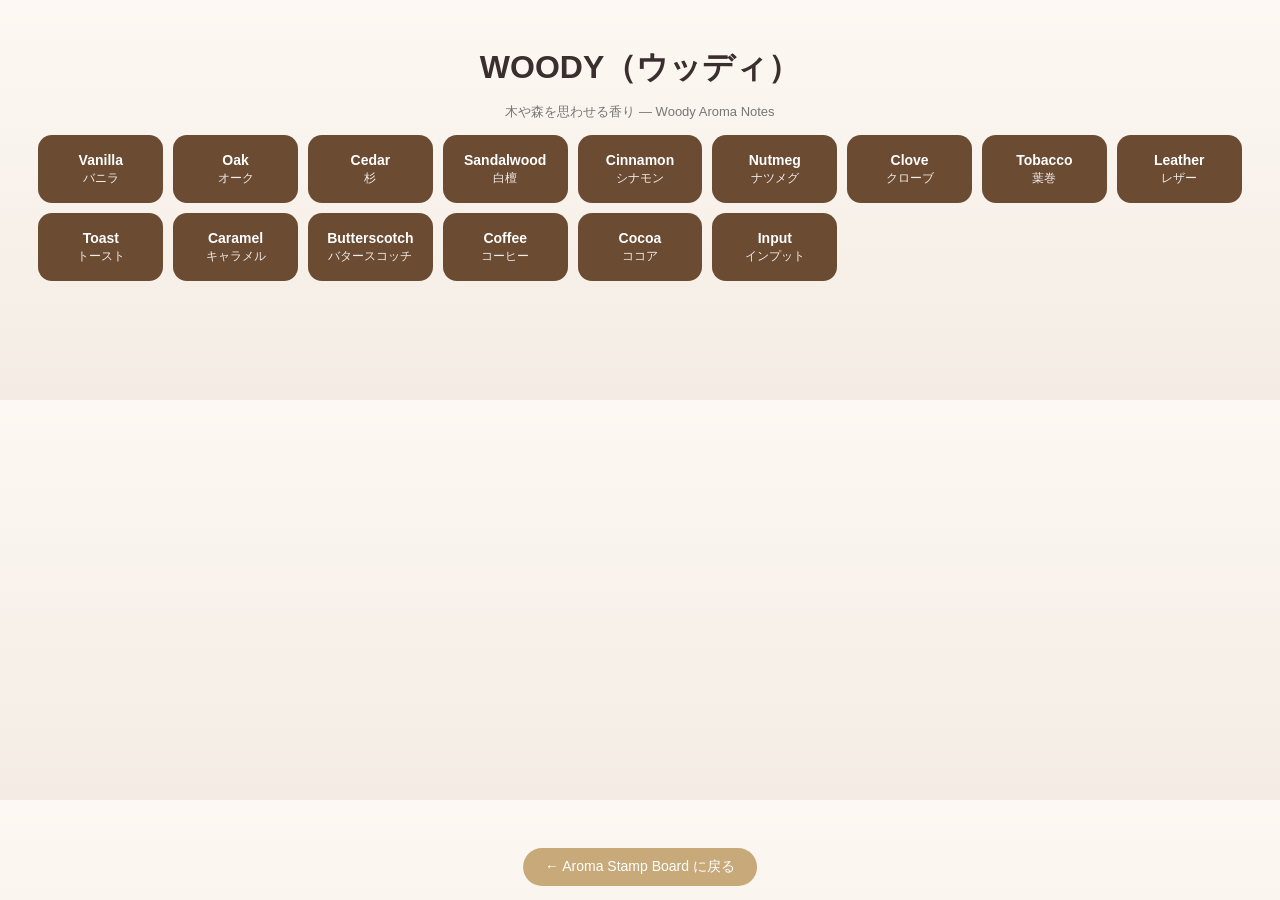
<file: woody.html>
﻿<!doctype html>
<html lang="ja">
<head>
<meta charset="utf-8">
<meta name="viewport" content="width=device-width,initial-scale=1">
<title>WOODY — Aroma Pochi</title>
<style>
:root{--cat:#6b4b32;--accent:#c7a97a;}
body{background:linear-gradient(to bottom,#fdf8f3,#f4ece4);font-family:'Helvetica Neue','Meiryo',sans-serif;color:#3a2e2e;margin:0;padding:max(10px,3vw);}
h1{text-align:center;margin:8px 0;color:#3a2e2e;}
p.sub{text-align:center;font-size:13px;color:#777;margin-bottom:14px;}
.grid{display:grid;grid-template-columns:repeat(auto-fill,minmax(120px,1fr));gap:10px;padding-bottom:80px;}
.btn{background:var(--cat);color:#fff;border:none;border-radius:14px;min-height:68px;font-size:15px;display:flex;flex-direction:column;justify-content:center;align-items:center;cursor:pointer;transition:transform .15s ease, box-shadow .15s ease;}
.btn:active{transform:scale(0.95);box-shadow:0 0 8px rgba(0,0,0,.3) inset;}
.en{font-weight:700;font-size:14px;}
.jp{font-size:12px;opacity:.9;margin-top:2px;}
.bottom-nav{position:fixed;bottom:14px;left:50%;transform:translateX(-50%);background:var(--accent);color:#fff;padding:10px 22px;border-radius:28px;font-size:14px;text-decoration:none;}
</style>
</head>

<body>
<h1>WOODY（ウッディ）</h1>
<p class="sub">木や森を思わせる香り — Woody Aroma Notes</p>

<div class="grid">
  <button class="btn" onclick="addStamp('woody','Vanilla')"><span class="en">Vanilla</span><span class="jp">バニラ</span></button>
  <button class="btn" onclick="addStamp('woody','Oak')"><span class="en">Oak</span><span class="jp">オーク</span></button>
  <button class="btn" onclick="addStamp('woody','Cedar')"><span class="en">Cedar</span><span class="jp">杉</span></button>
  <button class="btn" onclick="addStamp('woody','Sandalwood')"><span class="en">Sandalwood</span><span class="jp">白檀</span></button>
  <button class="btn" onclick="addStamp('woody','Cinnamon')"><span class="en">Cinnamon</span><span class="jp">シナモン</span></button>
  <button class="btn" onclick="addStamp('woody','Nutmeg')"><span class="en">Nutmeg</span><span class="jp">ナツメグ</span></button>
  <button class="btn" onclick="addStamp('woody','Clove')"><span class="en">Clove</span><span class="jp">クローブ</span></button>
  <button class="btn" onclick="addStamp('woody','Tobacco')"><span class="en">Tobacco</span><span class="jp">葉巻</span></button>
  <button class="btn" onclick="addStamp('woody','Leather')"><span class="en">Leather</span><span class="jp">レザー</span></button>
  <button class="btn" onclick="addStamp('woody','Toast')"><span class="en">Toast</span><span class="jp">トースト</span></button>
  <button class="btn" onclick="addStamp('woody','Caramel')"><span class="en">Caramel</span><span class="jp">キャラメル</span></button>
  <button class="btn" onclick="addStamp('woody','Butterscotch')"><span class="en">Butterscotch</span><span class="jp">バタースコッチ</span></button>
  <button class="btn" onclick="addStamp('woody','Coffee')"><span class="en">Coffee</span><span class="jp">コーヒー</span></button>
  <button class="btn" onclick="addStamp('woody','Cocoa')"><span class="en">Cocoa</span><span class="jp">ココア</span></button>
  <button class="btn" onclick="addStamp('woody','Input')"><span class="en">Input</span><span class="jp">インプット</span></button>
</div>

<a href="stamp.html" class="bottom-nav">← Aroma Stamp Board に戻る</a>

<script>
function addStamp(category, name){
  let data = JSON.parse(localStorage.getItem("aromaStamps") || "{}");
  if(!data[category]) data[category] = [];
  if(!data[category].includes(name)) data[category].push(name);
  localStorage.setItem("aromaStamps", JSON.stringify(data));
  const win = window.open("stamp.html", "aroma_stamp");
  if (win) win.focus();
  setTimeout(()=>{ window.close(); }, 500);
}
</script>
</body>
</html>
</file>
